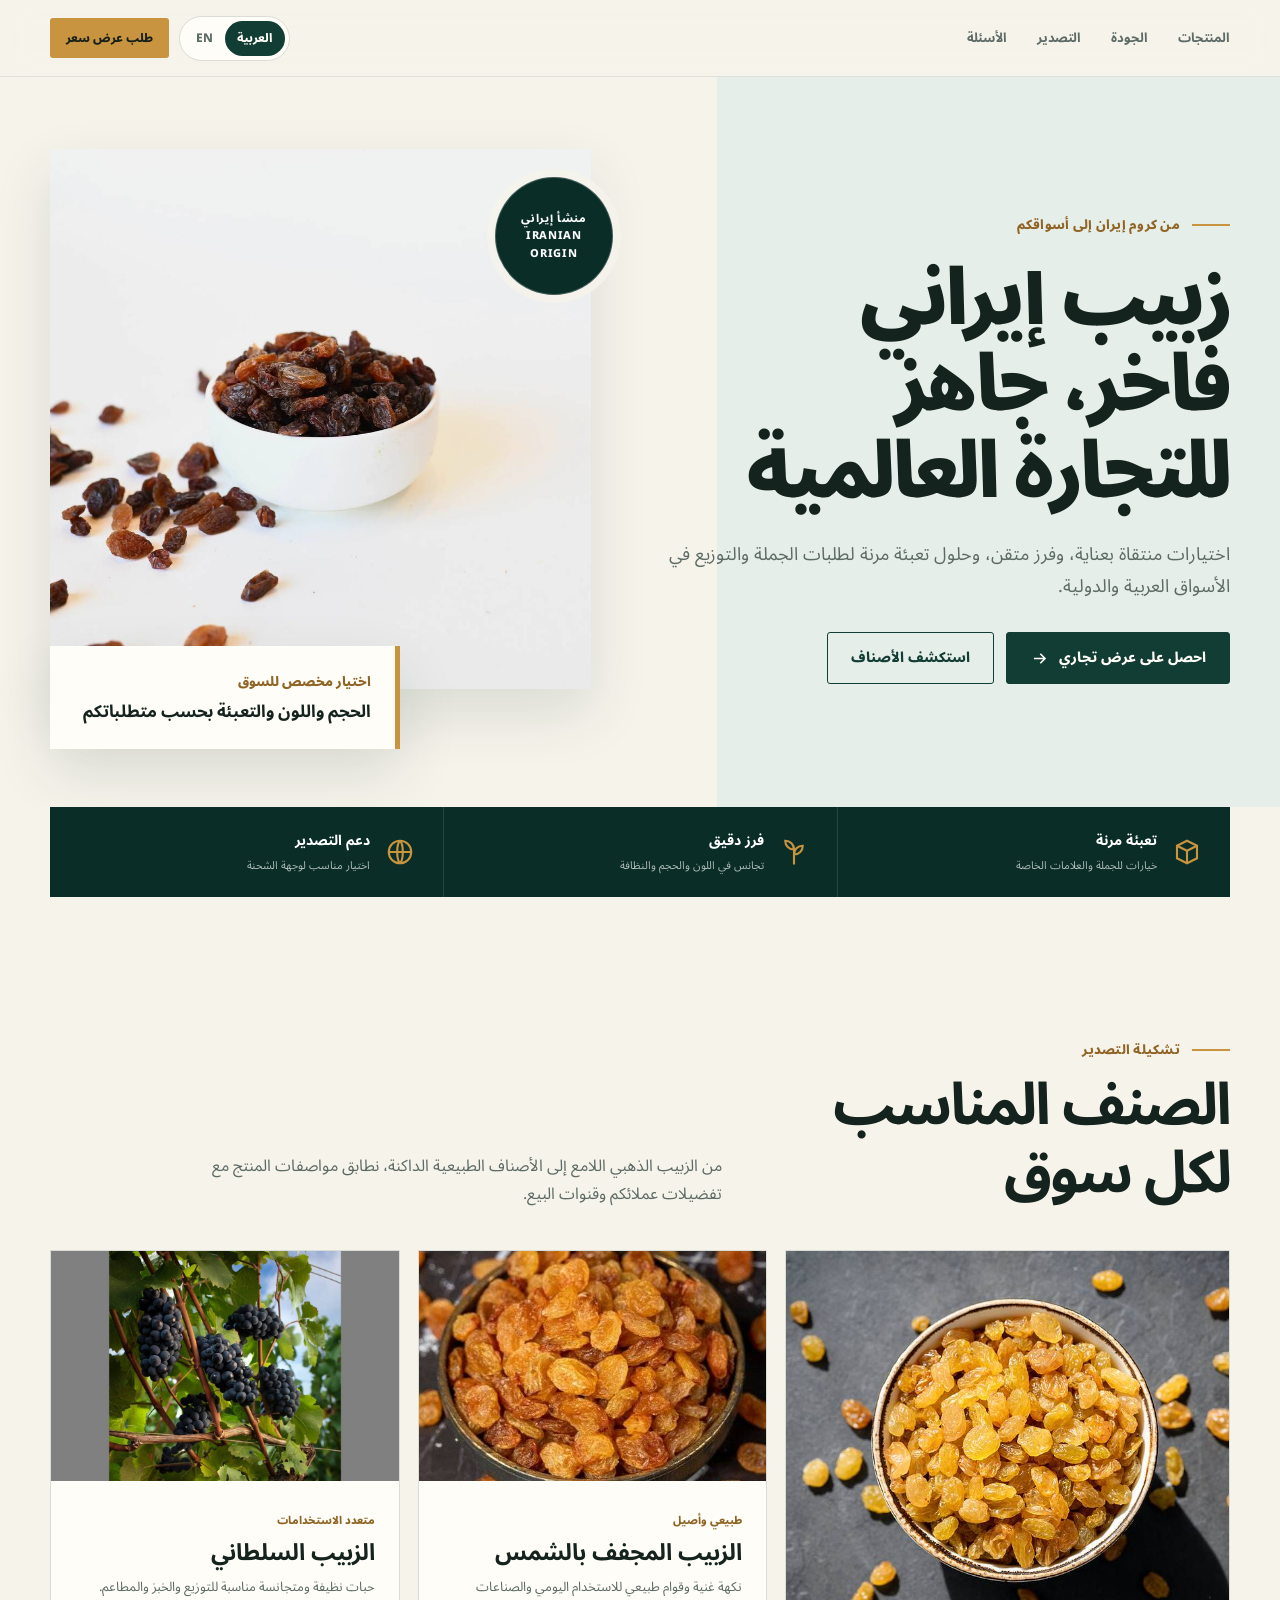
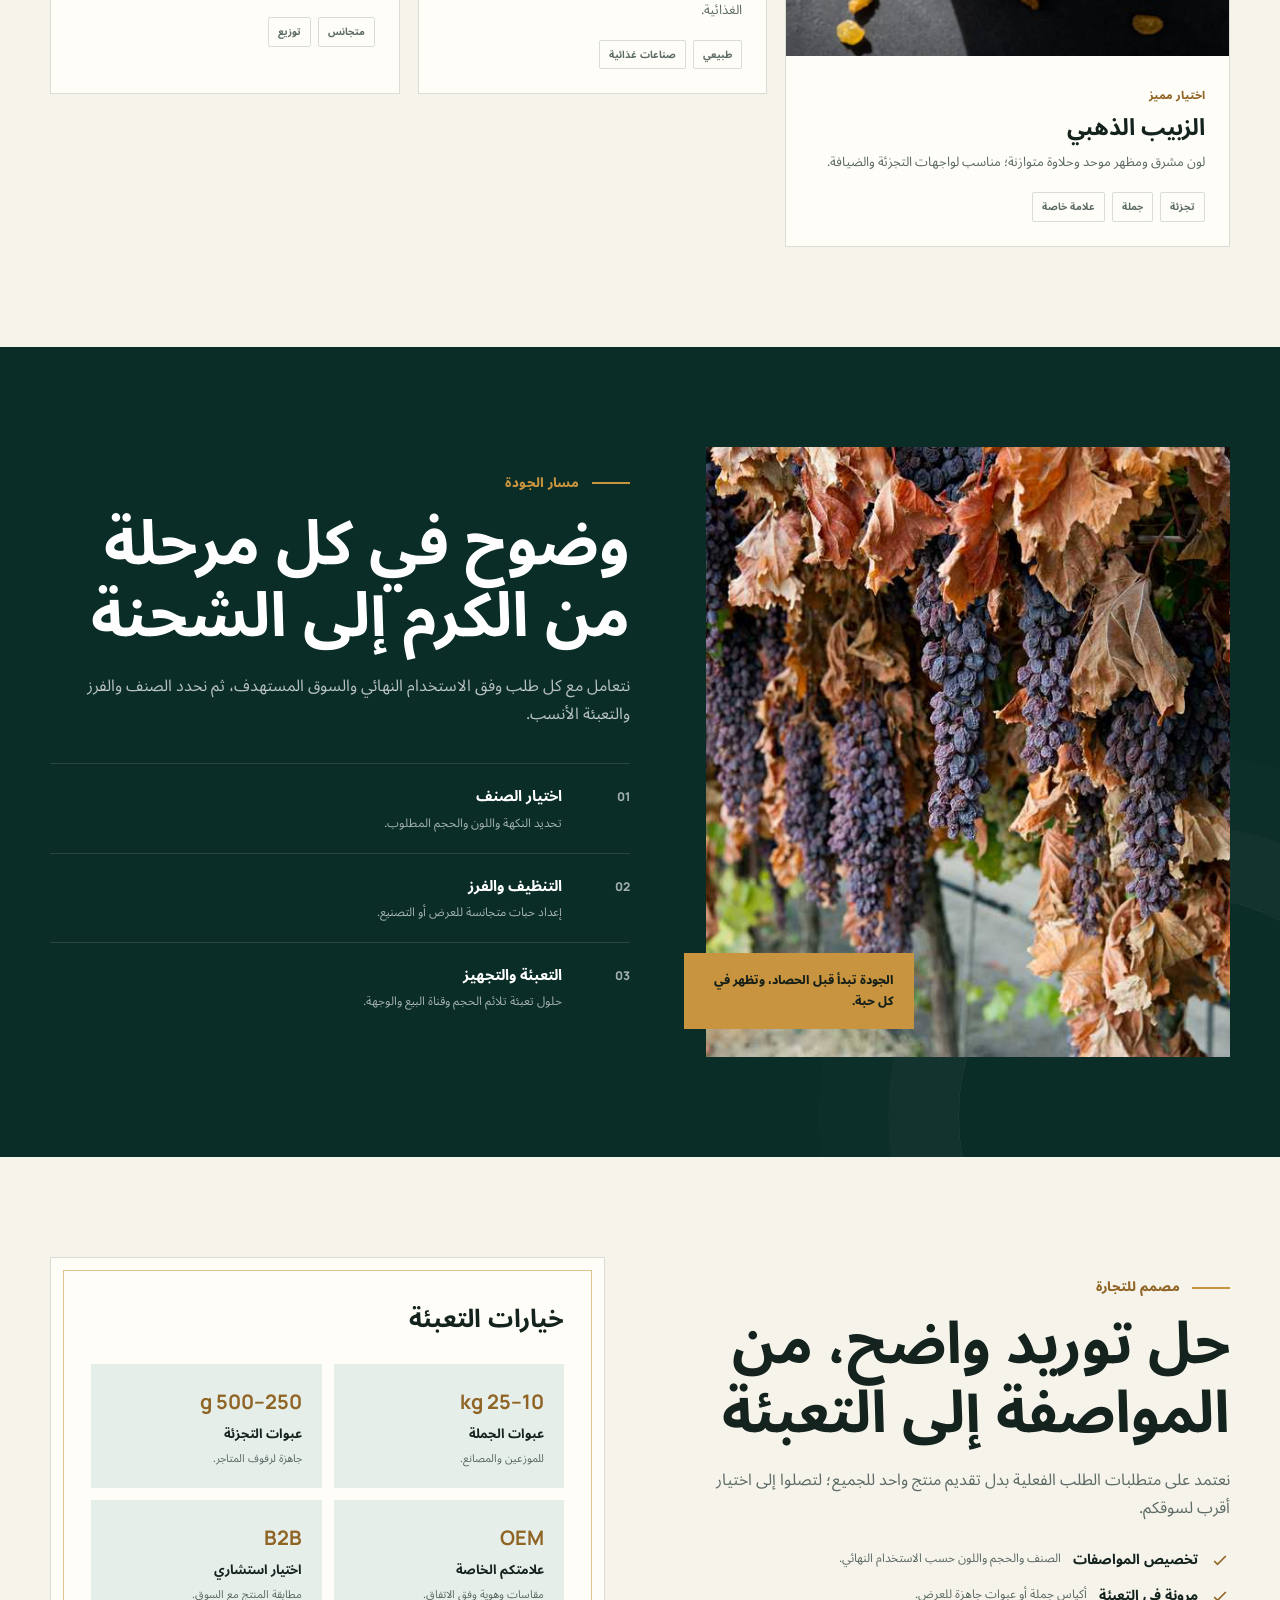
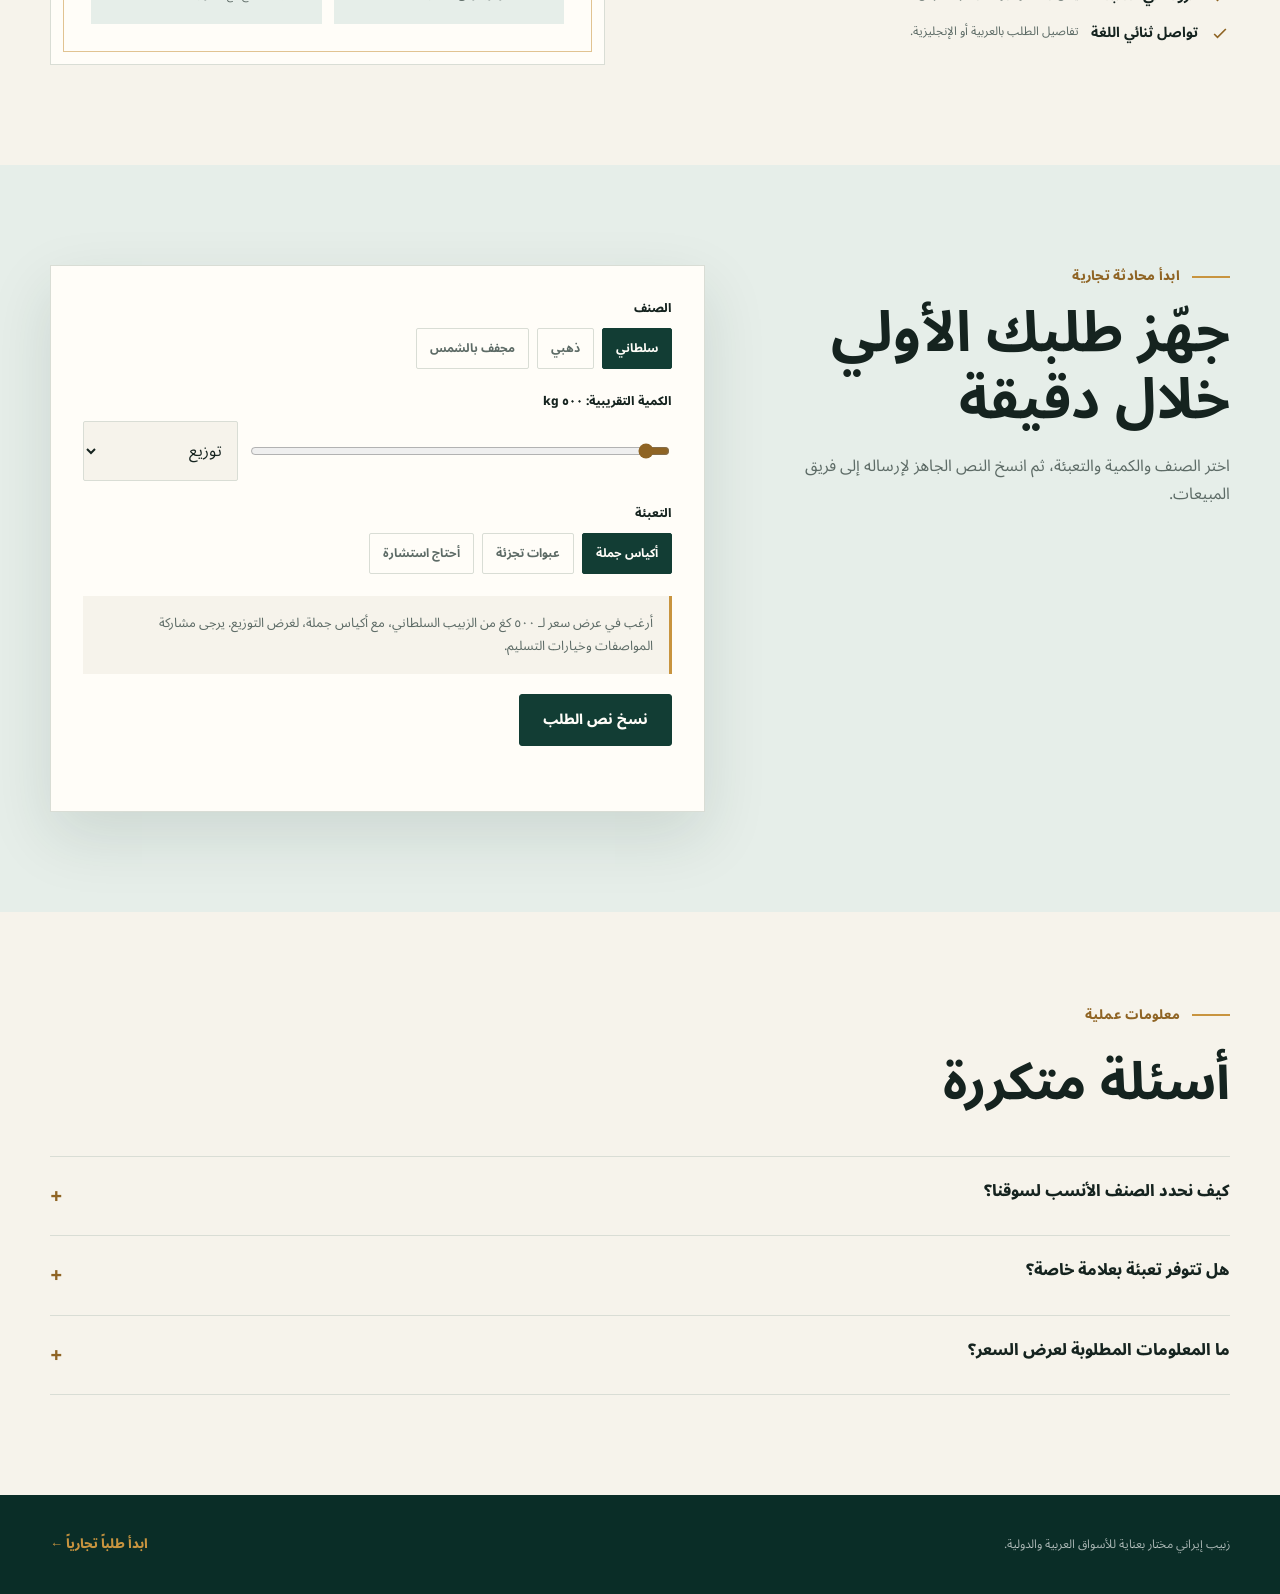
<file: demos/keshmesh/index.html>
<!doctype html>
<html lang="ar" dir="rtl">
<head>
<meta charset="utf-8">
<meta name="viewport" content="width=device-width,initial-scale=1,viewport-fit=cover">
<meta name="color-scheme" content="light dark">
<meta name="theme-color" content="#123d34">
<link rel="icon" href="data:,">
<title>زبيب إيراني فاخر للتجارة والتصدير</title>
<link rel="preconnect" href="https://fonts.googleapis.com">
<link rel="preconnect" href="https://fonts.gstatic.com" crossorigin>
<link href="https://fonts.googleapis.com/css2?family=Manrope:wght@400;500;600;700;800&family=Noto+Sans+Arabic:wght@400;500;600;700;800;900&display=swap" rel="stylesheet">
<style>
:root{color-scheme:light dark;--forest:#123d34;--forest-2:#0a2d27;--forest-soft:#e6eee9;--gold:#c8943f;--gold-dark:#8f6424;--paper:#f6f3eb;--surface:#fffdf8;--ink:#15231f;--muted:#5d6b66;--line:#d9ddd5;--white:#fff;--shadow:0 24px 60px rgba(19,50,42,.12);--display:"Noto Sans Arabic",sans-serif;--body:"Noto Sans Arabic",sans-serif}
html[lang="en"]{--display:"Manrope",sans-serif;--body:"Manrope",sans-serif}
@media(prefers-color-scheme:dark){:root{--forest:#79b3a3;--forest-2:#071b17;--forest-soft:#172b25;--gold:#d7aa5c;--gold-dark:#edc77f;--paper:#0e1714;--surface:#15231f;--ink:#edf4f0;--muted:#afbeb8;--line:#2b423a;--white:#f7fbf8;--shadow:0 24px 60px rgba(0,0,0,.3)}}
*{box-sizing:border-box}html{scroll-behavior:smooth;scroll-padding-top:88px}body{margin:0;background:var(--paper);color:var(--ink);font-family:var(--body);line-height:1.75;overflow-x:hidden}img{display:block;width:100%}a{color:inherit;text-decoration:none}button,input,select{font:inherit}button{cursor:pointer}.wrap{width:min(1180px,calc(100% - 40px));margin-inline:auto}.topbar{position:sticky;top:0;z-index:40;background:color-mix(in srgb,var(--paper) 92%,transparent);border-bottom:1px solid color-mix(in srgb,var(--line) 80%,transparent);backdrop-filter:blur(14px)}.nav{min-height:76px;display:flex;align-items:center;justify-content:space-between;gap:24px}.nav-links{display:flex;align-items:center;gap:30px;font-size:13px;font-weight:700;color:var(--muted)}.nav-links a:hover{color:var(--forest)}.nav-tools{display:flex;align-items:center;gap:10px}.language{display:inline-flex;align-items:center;border:1px solid var(--line);background:var(--surface);padding:4px;border-radius:999px}.language button{border:0;background:transparent;color:var(--muted);padding:7px 12px;border-radius:999px;font-size:12px;font-weight:800}.language button.active{background:var(--forest);color:var(--surface)}.nav-cta{display:inline-flex;align-items:center;justify-content:center;background:var(--gold);color:#172018;padding:9px 16px;border-radius:3px;font-size:12px;font-weight:800;min-height:40px}.hero{position:relative;overflow:hidden;padding:72px 0 58px}.hero:before{content:"";position:absolute;inset:0 0 auto;width:44%;height:100%;background:var(--forest-soft);z-index:-1}.hero-grid{display:grid;grid-template-columns:1.02fr .98fr;gap:76px;align-items:center}.hero-copy{padding-block:28px}.kicker{display:flex;align-items:center;gap:12px;color:var(--gold-dark);font-weight:800;font-size:13px;letter-spacing:.02em}.kicker:before{content:"";width:38px;height:2px;background:var(--gold)}h1,h2,h3{font-family:var(--display);text-wrap:balance}h1{font-size:clamp(46px,6vw,78px);line-height:1.13;letter-spacing:-.045em;margin:20px 0 22px;font-weight:900;max-width:720px}.hero-copy>p{color:var(--muted);font-size:18px;max-width:640px;margin:0 0 30px}.hero-actions{display:flex;flex-wrap:wrap;gap:12px}.btn{border:1px solid var(--forest);background:var(--forest);color:var(--surface);min-height:52px;padding:12px 23px;border-radius:3px;display:inline-flex;align-items:center;justify-content:center;gap:10px;font-weight:800;font-size:14px}.btn svg{width:19px;height:19px}.btn-outline{background:transparent;color:var(--forest)}.hero-media{position:relative;min-height:600px}.hero-img{position:absolute;inset:0 0 60px 34px;height:540px;object-fit:cover;border-radius:2px;box-shadow:var(--shadow)}.origin-seal{position:absolute;top:28px;inset-inline-start:-22px;background:var(--forest-2);color:#fff;width:118px;height:118px;border-radius:50%;display:grid;place-content:center;text-align:center;border:1px solid #ffffff38;box-shadow:0 0 0 8px color-mix(in srgb,var(--paper) 90%,transparent);font-size:11px;font-weight:800;line-height:1.55;letter-spacing:.06em}.hero-panel{position:absolute;inset-inline-end:0;bottom:0;width:min(350px,78%);background:var(--surface);border-inline-start:5px solid var(--gold);padding:21px 24px;box-shadow:var(--shadow)}.hero-panel small{color:var(--gold-dark);font-weight:800}.hero-panel strong{display:block;font-size:17px;margin-top:3px}.trust{padding:0 0 42px}.trust-row{display:grid;grid-template-columns:repeat(3,1fr);background:var(--forest-2);color:#fff}.trust-item{padding:22px 28px;display:flex;align-items:center;gap:15px;border-inline-end:1px solid #ffffff1e}.trust-item:last-child{border:0}.trust svg{width:30px;height:30px;color:var(--gold);flex:0 0 auto}.trust strong{display:block;font-size:14px}.trust span{display:block;color:#ffffffa9;font-size:11px;margin-top:2px}section{padding:100px 0}.section-head{display:grid;grid-template-columns:.8fr 1.2fr;gap:60px;align-items:end;margin-bottom:42px}.section-head h2{font-size:clamp(34px,4.6vw,58px);line-height:1.18;letter-spacing:-.035em;margin:10px 0 0}.section-head p{color:var(--muted);max-width:570px;margin:0;font-size:16px}.product-grid{display:grid;grid-template-columns:1.12fr .88fr .88fr;gap:18px}.product-card{background:var(--surface);border:1px solid var(--line);overflow:hidden;display:flex;flex-direction:column}.product-card:first-child{grid-row:span 2}.product-card img{height:230px;object-fit:cover}.product-card:first-child img{height:405px}.product-body{padding:24px;flex:1}.product-eyebrow{color:var(--gold-dark);font-size:11px;font-weight:800}.product-card h3{font-size:23px;line-height:1.3;margin:5px 0 8px}.product-card p{font-size:13px;color:var(--muted);margin:0}.specs{display:flex;flex-wrap:wrap;gap:7px;margin-top:18px}.specs span{border:1px solid var(--line);padding:5px 9px;border-radius:2px;font-size:10px;font-weight:700;color:var(--muted)}.quality{background:var(--forest-2);color:#fff;position:relative;overflow:hidden}.quality:after{content:"";position:absolute;inset:auto -120px -180px auto;width:440px;height:440px;border:1px solid #ffffff12;border-radius:50%;box-shadow:0 0 0 70px #ffffff05,0 0 0 140px #ffffff03}.quality-grid{display:grid;grid-template-columns:.95fr 1.05fr;gap:76px;align-items:center;position:relative;z-index:1}.quality-media{position:relative}.quality-media img{height:610px;object-fit:cover}.quality-caption{position:absolute;inset-inline-end:-22px;bottom:28px;background:var(--gold);color:#162018;padding:17px 20px;max-width:230px;font-size:12px;font-weight:800}.quality-copy .kicker{color:var(--gold)}.quality-copy h2{font-size:clamp(38px,4.8vw,62px);line-height:1.17;margin:14px 0 20px}.quality-copy>p{color:#ffffffb4;max-width:580px}.steps{margin-top:35px}.step{display:grid;grid-template-columns:52px 1fr;gap:16px;padding:19px 0;border-top:1px solid #ffffff20}.step-number{font-family:"Manrope",sans-serif;color:var(--gold);font-weight:800;font-size:18px}.step strong{display:block;font-size:15px}.step span{display:block;color:#ffffff9e;font-size:12px;margin-top:3px}.trade-grid{display:grid;grid-template-columns:1fr 1fr;gap:70px;align-items:center}.trade-copy h2{font-size:clamp(36px,4.7vw,58px);line-height:1.18;margin:12px 0 18px}.trade-copy>p{color:var(--muted);max-width:540px}.trade-list{margin-top:26px;display:grid;gap:12px}.trade-list div{display:flex;gap:12px;align-items:flex-start}.trade-list svg{width:20px;height:20px;color:var(--gold-dark);flex:0 0 auto;margin-top:3px}.trade-list strong{font-size:14px}.trade-list span{display:block;color:var(--muted);font-size:12px}.packaging{position:relative;background:var(--surface);border:1px solid var(--line);padding:40px}.packaging:before{content:"";position:absolute;inset:12px;border:1px solid color-mix(in srgb,var(--gold) 55%,transparent);pointer-events:none}.packaging h3{font-size:25px;margin:0 0 23px;position:relative}.pack-grid{position:relative;display:grid;grid-template-columns:repeat(2,1fr);gap:12px}.pack{background:var(--forest-soft);padding:20px;min-height:124px}.pack b{display:block;font-family:"Manrope",sans-serif;color:var(--gold-dark);font-size:20px}.pack strong{display:block;font-size:13px;margin-top:4px}.pack span{display:block;color:var(--muted);font-size:11px;margin-top:3px}.inquiry{background:var(--forest-soft)}.inquiry-grid{display:grid;grid-template-columns:.82fr 1.18fr;gap:70px;align-items:start}.inquiry-copy h2{font-size:clamp(36px,4.5vw,56px);line-height:1.2;margin:12px 0 18px}.inquiry-copy p{color:var(--muted)}.inquiry-card{background:var(--surface);border:1px solid var(--line);padding:32px;box-shadow:var(--shadow)}.field{margin-bottom:22px}.field-label{display:block;font-size:12px;font-weight:800;margin-bottom:9px}.choices{display:flex;flex-wrap:wrap;gap:8px}.choice{border:1px solid var(--line);background:transparent;color:var(--muted);padding:9px 13px;border-radius:2px;font-size:12px;font-weight:700}.choice.active{border-color:var(--forest);background:var(--forest);color:var(--surface)}.range-row{display:grid;grid-template-columns:1fr 155px;gap:14px;align-items:center}.range-row input{width:100%;accent-color:var(--gold-dark)}.range-row select{width:100%;border:1px solid var(--line);background:var(--paper);color:var(--ink);padding:11px;border-radius:2px}.preview{background:var(--paper);border-inline-start:3px solid var(--gold);padding:16px;color:var(--muted);font-size:13px;margin:20px 0}.copy-status{min-height:25px;color:var(--gold-dark);font-size:12px;font-weight:800;margin-top:8px}.faq{padding-top:92px}.faq-head{margin-bottom:28px}.faq-head h2{font-size:clamp(34px,4.2vw,52px);margin:10px 0 0}.faq-list{border-top:1px solid var(--line)}details{border-bottom:1px solid var(--line);padding:20px 0}summary{list-style:none;cursor:pointer;font-weight:800;display:flex;justify-content:space-between;gap:20px}summary::-webkit-details-marker{display:none}summary:after{content:"+";font-family:"Manrope",sans-serif;color:var(--gold-dark);font-size:22px}details[open] summary:after{content:"−"}details p{color:var(--muted);max-width:850px;margin:12px 0 0;font-size:14px}footer{background:var(--forest-2);color:#fff;padding:38px 0}.footer-row{display:flex;justify-content:space-between;align-items:center;gap:20px}.footer-row p{margin:0;color:#ffffffa2;font-size:12px}.footer-link{color:var(--gold);font-weight:800;font-size:13px}
@media(max-width:920px){.nav-links{display:none}.hero-grid,.quality-grid,.trade-grid,.inquiry-grid{grid-template-columns:1fr;gap:42px}.hero{padding-top:50px}.hero:before{width:100%;height:41%}.hero-copy{padding-bottom:0}.hero-media{min-height:530px}.hero-img{height:480px}.product-grid{grid-template-columns:1fr 1fr}.product-card:first-child{grid-column:span 2;grid-row:auto}.product-card:first-child img{height:430px}.section-head{grid-template-columns:1fr;gap:18px}.quality-media{order:2}.quality-media img{height:520px}.trade-grid{gap:45px}}
@media(max-width:620px){.wrap{width:min(100% - 28px,1180px)}.nav{min-height:68px}.nav-cta{display:none}.hero{padding:38px 0 42px}.hero-copy{padding-top:12px}h1{font-size:43px;letter-spacing:-.035em}.hero-copy>p{font-size:15px}.hero-actions .btn{flex:1;padding-inline:12px}.hero-media{min-height:430px}.hero-img{height:390px;inset:0 0 40px 14px}.origin-seal{width:92px;height:92px;font-size:9px;inset-inline-start:-8px}.hero-panel{padding:15px 17px;width:82%}.hero-panel strong{font-size:14px}.trust{padding-bottom:12px}.trust-row{grid-template-columns:1fr}.trust-item{border-inline-end:0;border-bottom:1px solid #ffffff1e;padding:17px 20px}.trust-item:last-child{border-bottom:0}section{padding:72px 0}.section-head{margin-bottom:28px}.product-grid{grid-template-columns:1fr}.product-card:first-child{grid-column:auto}.product-card img,.product-card:first-child img{height:295px}.quality-grid{gap:30px}.quality-media img{height:410px}.quality-caption{inset-inline-end:-6px}.packaging{padding:31px 26px}.pack-grid{grid-template-columns:1fr}.inquiry-card{padding:22px}.range-row{grid-template-columns:1fr}.footer-row{align-items:flex-start;flex-direction:column}}
@media(prefers-reduced-motion:reduce){html{scroll-behavior:auto}*{transition:none!important}}
</style>
</head>
<body>
<header class="topbar">
  <div class="wrap nav">
    <nav class="nav-links" aria-label="التنقل الرئيسي">
      <a href="#products" data-i18n="navProducts">المنتجات</a>
      <a href="#quality" data-i18n="navQuality">الجودة</a>
      <a href="#trade" data-i18n="navTrade">التصدير</a>
      <a href="#faq" data-i18n="navFaq">الأسئلة</a>
    </nav>
    <div class="nav-tools">
      <div class="language" role="group" aria-label="اختيار اللغة">
        <button type="button" class="active" data-lang="ar">العربية</button>
        <button type="button" data-lang="en">EN</button>
      </div>
      <a class="nav-cta" href="#inquiry" data-i18n="navCta">طلب عرض سعر</a>
    </div>
  </div>
</header>
<main>
<section class="hero">
  <div class="wrap hero-grid">
    <div class="hero-copy">
      <div class="kicker" data-i18n="heroKicker">من كروم إيران إلى أسواقكم</div>
      <h1 data-i18n="heroTitle">زبيب إيراني فاخر، جاهز للتجارة العالمية</h1>
      <p data-i18n="heroText">اختيارات منتقاة بعناية، وفرز متقن، وحلول تعبئة مرنة لطلبات الجملة والتوزيع في الأسواق العربية والدولية.</p>
      <div class="hero-actions">
        <a class="btn" href="#inquiry"><span data-i18n="heroPrimary">احصل على عرض تجاري</span><svg viewBox="0 0 24 24" fill="none" stroke="currentColor" stroke-width="2" aria-hidden="true"><path d="M5 12h14M13 6l6 6-6 6"/></svg></a>
        <a class="btn btn-outline" href="#products" data-i18n="heroSecondary">استكشف الأصناف</a>
      </div>
    </div>
    <div class="hero-media">
      <img class="hero-img" src="images/img1.jpg" alt="وعاء من الزبيب الإيراني المختار" data-alt-index="0">
      <div class="origin-seal"><span data-i18n="seal">منشأ إيراني<br>IRANIAN<br>ORIGIN</span></div>
      <div class="hero-panel"><small data-i18n="heroPanelLabel">اختيار مخصص للسوق</small><strong data-i18n="heroPanelTitle">الحجم واللون والتعبئة بحسب متطلباتكم</strong></div>
    </div>
  </div>
</section>
<div class="trust wrap" aria-label="مزايا التوريد" id="trustBenefits">
  <div class="trust-row">
    <div class="trust-item"><svg viewBox="0 0 24 24" fill="none" stroke="currentColor" stroke-width="1.7" aria-hidden="true"><path d="m4 7 8-4 8 4v10l-8 4-8-4Z"/><path d="m4 7 8 4 8-4M12 11v10"/></svg><div><strong data-i18n="trust1Title">تعبئة مرنة</strong><span data-i18n="trust1Text">خيارات للجملة والعلامات الخاصة</span></div></div>
    <div class="trust-item"><svg viewBox="0 0 24 24" fill="none" stroke="currentColor" stroke-width="1.7" aria-hidden="true"><path d="M12 22V10M12 10C8 10 5 7 5 3c4 0 7 3 7 7ZM12 14c4 0 7-3 7-7-4 0-7 3-7 7Z"/></svg><div><strong data-i18n="trust2Title">فرز دقيق</strong><span data-i18n="trust2Text">تجانس في اللون والحجم والنظافة</span></div></div>
    <div class="trust-item"><svg viewBox="0 0 24 24" fill="none" stroke="currentColor" stroke-width="1.7" aria-hidden="true"><circle cx="12" cy="12" r="9"/><path d="M3 12h18M12 3c3 3 3 15 0 18M12 3c-3 3-3 15 0 18"/></svg><div><strong data-i18n="trust3Title">دعم التصدير</strong><span data-i18n="trust3Text">اختيار مناسب لوجهة الشحنة</span></div></div>
  </div>
</div>
<section id="products">
  <div class="wrap">
    <div class="section-head"><div><div class="kicker" data-i18n="productsKicker">تشكيلة التصدير</div><h2 data-i18n="productsTitle">الصنف المناسب لكل سوق</h2></div><p data-i18n="productsText">من الزبيب الذهبي اللامع إلى الأصناف الطبيعية الداكنة، نطابق مواصفات المنتج مع تفضيلات عملائكم وقنوات البيع.</p></div>
    <div class="product-grid">
      <article class="product-card"><img src="images/img2.jpg" alt="زبيب ذهبي في وعاء" data-alt-index="1"><div class="product-body"><span class="product-eyebrow" data-i18n="p1Eyebrow">اختيار مميز</span><h3 data-i18n="p1Title">الزبيب الذهبي</h3><p data-i18n="p1Text">لون مشرق ومظهر موحد وحلاوة متوازنة؛ مناسب لواجهات التجزئة والضيافة.</p><div class="specs"><span data-i18n="tagRetail">تجزئة</span><span data-i18n="tagBulk">جملة</span><span data-i18n="tagPrivate">علامة خاصة</span></div></div></article>
      <article class="product-card"><img src="images/img3.jpg" alt="زبيب طبيعي داكن" data-alt-index="2"><div class="product-body"><span class="product-eyebrow" data-i18n="p2Eyebrow">طبيعي وأصيل</span><h3 data-i18n="p2Title">الزبيب المجفف بالشمس</h3><p data-i18n="p2Text">نكهة غنية وقوام طبيعي للاستخدام اليومي والصناعات الغذائية.</p><div class="specs"><span data-i18n="tagNatural">طبيعي</span><span data-i18n="tagFood">صناعات غذائية</span></div></div></article>
      <article class="product-card"><img src="images/img4.jpg" alt="عناقيد العنب في الكرم" data-alt-index="3"><div class="product-body"><span class="product-eyebrow" data-i18n="p3Eyebrow">متعدد الاستخدامات</span><h3 data-i18n="p3Title">الزبيب السلطاني</h3><p data-i18n="p3Text">حبات نظيفة ومتجانسة مناسبة للتوزيع والخبز والمطاعم.</p><div class="specs"><span data-i18n="tagUniform">متجانس</span><span data-i18n="tagWholesale">توزيع</span></div></div></article>
    </div>
  </div>
</section>
<section class="quality" id="quality">
  <div class="wrap quality-grid">
    <div class="quality-media"><img src="images/img5.jpg" alt="عناقيد عنب ناضجة في الكرم" data-alt-index="4"><div class="quality-caption" data-i18n="qualityCaption">الجودة تبدأ قبل الحصاد، وتظهر في كل حبة.</div></div>
    <div class="quality-copy"><div class="kicker" data-i18n="qualityKicker">مسار الجودة</div><h2 data-i18n="qualityTitle">وضوح في كل مرحلة من الكرم إلى الشحنة</h2><p data-i18n="qualityText">نتعامل مع كل طلب وفق الاستخدام النهائي والسوق المستهدف، ثم نحدد الصنف والفرز والتعبئة الأنسب.</p><div class="steps">
      <div class="step"><span class="step-number">01</span><div><strong data-i18n="step1Title">اختيار الصنف</strong><span data-i18n="step1Text">تحديد النكهة واللون والحجم المطلوب.</span></div></div>
      <div class="step"><span class="step-number">02</span><div><strong data-i18n="step2Title">التنظيف والفرز</strong><span data-i18n="step2Text">إعداد حبات متجانسة للعرض أو التصنيع.</span></div></div>
      <div class="step"><span class="step-number">03</span><div><strong data-i18n="step3Title">التعبئة والتجهيز</strong><span data-i18n="step3Text">حلول تعبئة تلائم الحجم وقناة البيع والوجهة.</span></div></div>
    </div></div>
  </div>
</section>
<section id="trade">
  <div class="wrap trade-grid">
    <div class="trade-copy"><div class="kicker" data-i18n="tradeKicker">مصمم للتجارة</div><h2 data-i18n="tradeTitle">حل توريد واضح، من المواصفة إلى التعبئة</h2><p data-i18n="tradeText">نعتمد على متطلبات الطلب الفعلية بدل تقديم منتج واحد للجميع؛ لتصلوا إلى اختيار أقرب لسوقكم.</p><div class="trade-list">
      <div><svg viewBox="0 0 24 24" fill="none" stroke="currentColor" stroke-width="2" aria-hidden="true"><path d="m5 12 4 4L19 6"/></svg><div><strong data-i18n="trade1Title">تخصيص المواصفات</strong><span data-i18n="trade1Text">الصنف والحجم واللون حسب الاستخدام النهائي.</span></div></div>
      <div><svg viewBox="0 0 24 24" fill="none" stroke="currentColor" stroke-width="2" aria-hidden="true"><path d="m5 12 4 4L19 6"/></svg><div><strong data-i18n="trade2Title">مرونة في التعبئة</strong><span data-i18n="trade2Text">أكياس جملة أو عبوات جاهزة للعرض.</span></div></div>
      <div><svg viewBox="0 0 24 24" fill="none" stroke="currentColor" stroke-width="2" aria-hidden="true"><path d="m5 12 4 4L19 6"/></svg><div><strong data-i18n="trade3Title">تواصل ثنائي اللغة</strong><span data-i18n="trade3Text">تفاصيل الطلب بالعربية أو الإنجليزية.</span></div></div>
    </div></div>
    <div class="packaging"><h3 data-i18n="packTitle">خيارات التعبئة</h3><div class="pack-grid">
      <div class="pack"><b>10–25 kg</b><strong data-i18n="pack1Title">عبوات الجملة</strong><span data-i18n="pack1Text">للموزعين والمصانع.</span></div>
      <div class="pack"><b>250–500 g</b><strong data-i18n="pack2Title">عبوات التجزئة</strong><span data-i18n="pack2Text">جاهزة لرفوف المتاجر.</span></div>
      <div class="pack"><b>OEM</b><strong data-i18n="pack3Title">علامتكم الخاصة</strong><span data-i18n="pack3Text">مقاسات وهوية وفق الاتفاق.</span></div>
      <div class="pack"><b>B2B</b><strong data-i18n="pack4Title">اختيار استشاري</strong><span data-i18n="pack4Text">مطابقة المنتج مع السوق.</span></div>
    </div></div>
  </div>
</section>
<section class="inquiry" id="inquiry">
  <div class="wrap inquiry-grid">
    <div class="inquiry-copy"><div class="kicker" data-i18n="inquiryKicker">ابدأ محادثة تجارية</div><h2 data-i18n="inquiryTitle">جهّز طلبك الأولي خلال دقيقة</h2><p data-i18n="inquiryText">اختر الصنف والكمية والتعبئة، ثم انسخ النص الجاهز لإرساله إلى فريق المبيعات.</p></div>
    <div class="inquiry-card" aria-label="منشئ طلب تجاري">
      <div class="field"><span class="field-label" data-i18n="fieldProduct">الصنف</span><div class="choices" data-group="product"><button type="button" class="choice active" data-value="sultana" data-i18n="choiceSultana">سلطاني</button><button type="button" class="choice" data-value="golden" data-i18n="choiceGolden">ذهبي</button><button type="button" class="choice" data-value="sun" data-i18n="choiceSun">مجفف بالشمس</button></div></div>
      <div class="field"><label class="field-label" for="amount"><span data-i18n="fieldAmount">الكمية التقريبية</span>: <span id="amountLabel">500 kg</span></label><div class="range-row"><input id="amount" type="range" min="100" max="10000" step="100" value="500"><select id="purpose" aria-label="نوع الطلب"><option value="distribution" data-i18n="purposeDistribution">توزيع</option><option value="retail" data-i18n="purposeRetail">تجزئة</option><option value="food" data-i18n="purposeFood">صناعات غذائية</option></select></div></div>
      <div class="field"><span class="field-label" data-i18n="fieldPack">التعبئة</span><div class="choices" data-group="pack"><button type="button" class="choice active" data-value="bulk" data-i18n="choiceBulk">أكياس جملة</button><button type="button" class="choice" data-value="retailPack" data-i18n="choiceRetail">عبوات تجزئة</button><button type="button" class="choice" data-value="consult" data-i18n="choiceConsult">أحتاج استشارة</button></div></div>
      <div class="preview" id="preview">أرغب في عرض سعر لـ 500 كغ من الزبيب السلطاني، بأكياس جملة، لغرض التوزيع. يرجى مشاركة المواصفات وخيارات التسليم.</div>
      <button class="btn" id="copyBtn" type="button" data-i18n="copyBtn">نسخ نص الطلب</button><div class="copy-status" id="copyStatus" role="status" aria-live="polite"></div>
    </div>
  </div>
</section>
<section class="faq" id="faq">
  <div class="wrap"><div class="faq-head"><div class="kicker" data-i18n="faqKicker">معلومات عملية</div><h2 data-i18n="faqTitle">أسئلة متكررة</h2></div><div class="faq-list">
    <details><summary data-i18n="faq1Q">كيف نحدد الصنف الأنسب لسوقنا؟</summary><p data-i18n="faq1A">شاركنا بلد الوجهة والاستخدام وقناة البيع والتعبئة المطلوبة لنقترح خياراً مناسباً.</p></details>
    <details><summary data-i18n="faq2Q">هل تتوفر تعبئة بعلامة خاصة؟</summary><p data-i18n="faq2A">يمكن دراسة مقاس العبوة والهوية والمعلومات المطبوعة لطلبات الجملة وفق متطلبات المشروع.</p></details>
    <details><summary data-i18n="faq3Q">ما المعلومات المطلوبة لعرض السعر؟</summary><p data-i18n="faq3A">الصنف والكمية وبلد الوجهة ونوع التعبئة والوقت المتوقع للتسليم هي نقطة البداية.</p></details>
  </div></div>
</section>
</main>
<footer><div class="wrap footer-row"><p data-i18n="footerText">زبيب إيراني مختار بعناية للأسواق العربية والدولية.</p><a class="footer-link" href="#inquiry" data-i18n="footerLink">ابدأ طلباً تجارياً ←</a></div></footer>
<script>
(function(){
var translations={
ar:{title:"زبيب إيراني فاخر للتجارة والتصدير",navProducts:"المنتجات",navQuality:"الجودة",navTrade:"التصدير",navFaq:"الأسئلة",navCta:"طلب عرض سعر",heroKicker:"من كروم إيران إلى أسواقكم",heroTitle:"زبيب إيراني فاخر، جاهز للتجارة العالمية",heroText:"اختيارات منتقاة بعناية، وفرز متقن، وحلول تعبئة مرنة لطلبات الجملة والتوزيع في الأسواق العربية والدولية.",heroPrimary:"احصل على عرض تجاري",heroSecondary:"استكشف الأصناف",seal:"منشأ إيراني<br>IRANIAN<br>ORIGIN",heroPanelLabel:"اختيار مخصص للسوق",heroPanelTitle:"الحجم واللون والتعبئة بحسب متطلباتكم",trust1Title:"تعبئة مرنة",trust1Text:"خيارات للجملة والعلامات الخاصة",trust2Title:"فرز دقيق",trust2Text:"تجانس في اللون والحجم والنظافة",trust3Title:"دعم التصدير",trust3Text:"اختيار مناسب لوجهة الشحنة",productsKicker:"تشكيلة التصدير",productsTitle:"الصنف المناسب لكل سوق",productsText:"من الزبيب الذهبي اللامع إلى الأصناف الطبيعية الداكنة، نطابق مواصفات المنتج مع تفضيلات عملائكم وقنوات البيع.",p1Eyebrow:"اختيار مميز",p1Title:"الزبيب الذهبي",p1Text:"لون مشرق ومظهر موحد وحلاوة متوازنة؛ مناسب لواجهات التجزئة والضيافة.",p2Eyebrow:"طبيعي وأصيل",p2Title:"الزبيب المجفف بالشمس",p2Text:"نكهة غنية وقوام طبيعي للاستخدام اليومي والصناعات الغذائية.",p3Eyebrow:"متعدد الاستخدامات",p3Title:"الزبيب السلطاني",p3Text:"حبات نظيفة ومتجانسة مناسبة للتوزيع والخبز والمطاعم.",tagRetail:"تجزئة",tagBulk:"جملة",tagPrivate:"علامة خاصة",tagNatural:"طبيعي",tagFood:"صناعات غذائية",tagUniform:"متجانس",tagWholesale:"توزيع",qualityCaption:"الجودة تبدأ قبل الحصاد، وتظهر في كل حبة.",qualityKicker:"مسار الجودة",qualityTitle:"وضوح في كل مرحلة من الكرم إلى الشحنة",qualityText:"نتعامل مع كل طلب وفق الاستخدام النهائي والسوق المستهدف، ثم نحدد الصنف والفرز والتعبئة الأنسب.",step1Title:"اختيار الصنف",step1Text:"تحديد النكهة واللون والحجم المطلوب.",step2Title:"التنظيف والفرز",step2Text:"إعداد حبات متجانسة للعرض أو التصنيع.",step3Title:"التعبئة والتجهيز",step3Text:"حلول تعبئة تلائم الحجم وقناة البيع والوجهة.",tradeKicker:"مصمم للتجارة",tradeTitle:"حل توريد واضح، من المواصفة إلى التعبئة",tradeText:"نعتمد على متطلبات الطلب الفعلية بدل تقديم منتج واحد للجميع؛ لتصلوا إلى اختيار أقرب لسوقكم.",trade1Title:"تخصيص المواصفات",trade1Text:"الصنف والحجم واللون حسب الاستخدام النهائي.",trade2Title:"مرونة في التعبئة",trade2Text:"أكياس جملة أو عبوات جاهزة للعرض.",trade3Title:"تواصل ثنائي اللغة",trade3Text:"تفاصيل الطلب بالعربية أو الإنجليزية.",packTitle:"خيارات التعبئة",pack1Title:"عبوات الجملة",pack1Text:"للموزعين والمصانع.",pack2Title:"عبوات التجزئة",pack2Text:"جاهزة لرفوف المتاجر.",pack3Title:"علامتكم الخاصة",pack3Text:"مقاسات وهوية وفق الاتفاق.",pack4Title:"اختيار استشاري",pack4Text:"مطابقة المنتج مع السوق.",inquiryKicker:"ابدأ محادثة تجارية",inquiryTitle:"جهّز طلبك الأولي خلال دقيقة",inquiryText:"اختر الصنف والكمية والتعبئة، ثم انسخ النص الجاهز لإرساله إلى فريق المبيعات.",fieldProduct:"الصنف",fieldAmount:"الكمية التقريبية",purposeDistribution:"توزيع",purposeRetail:"تجزئة",purposeFood:"صناعات غذائية",fieldPack:"التعبئة",choiceSultana:"سلطاني",choiceGolden:"ذهبي",choiceSun:"مجفف بالشمس",choiceBulk:"أكياس جملة",choiceRetail:"عبوات تجزئة",choiceConsult:"أحتاج استشارة",copyBtn:"نسخ نص الطلب",copied:"تم نسخ نص الطلب.",copyFail:"حدّد النص وانسخه يدوياً.",faqKicker:"معلومات عملية",faqTitle:"أسئلة متكررة",faq1Q:"كيف نحدد الصنف الأنسب لسوقنا؟",faq1A:"شاركنا بلد الوجهة والاستخدام وقناة البيع والتعبئة المطلوبة لنقترح خياراً مناسباً.",faq2Q:"هل تتوفر تعبئة بعلامة خاصة؟",faq2A:"يمكن دراسة مقاس العبوة والهوية والمعلومات المطبوعة لطلبات الجملة وفق متطلبات المشروع.",faq3Q:"ما المعلومات المطلوبة لعرض السعر؟",faq3A:"الصنف والكمية وبلد الوجهة ونوع التعبئة والوقت المتوقع للتسليم هي نقطة البداية.",footerText:"زبيب إيراني مختار بعناية للأسواق العربية والدولية.",footerLink:"ابدأ طلباً تجارياً ←"},
en:{title:"Premium Iranian Raisins for Global Trade",navProducts:"Products",navQuality:"Quality",navTrade:"Trade",navFaq:"FAQ",navCta:"Request a quote",heroKicker:"From Iranian vineyards to your market",heroTitle:"Premium Iranian raisins, prepared for global trade",heroText:"Carefully selected varieties, precise grading and flexible packing solutions for wholesale and distribution across Arab and international markets.",heroPrimary:"Get a trade quote",heroSecondary:"Explore varieties",seal:"IRANIAN<br>ORIGIN<br>SELECTED",heroPanelLabel:"Selected for your market",heroPanelTitle:"Size, colour and packing shaped around your brief",trust1Title:"Flexible packing",trust1Text:"Wholesale and private-label options",trust2Title:"Precise grading",trust2Text:"Consistency in colour, size and cleanliness",trust3Title:"Export support",trust3Text:"Selection matched to the shipment destination",productsKicker:"Export selection",productsTitle:"The right variety for every market",productsText:"From bright golden raisins to naturally dark varieties, we match the product specification to customer preferences and sales channels.",p1Eyebrow:"Premium selection",p1Title:"Golden Raisins",p1Text:"Bright colour, uniform appearance and balanced sweetness for retail display and hospitality.",p2Eyebrow:"Natural character",p2Title:"Sun-Dried Raisins",p2Text:"Rich flavour and natural texture for everyday use and food manufacturing.",p3Eyebrow:"Versatile choice",p3Title:"Sultana Raisins",p3Text:"Clean, consistent fruit suited to distribution, baking and food service.",tagRetail:"Retail",tagBulk:"Bulk",tagPrivate:"Private label",tagNatural:"Natural",tagFood:"Food industry",tagUniform:"Uniform",tagWholesale:"Distribution",qualityCaption:"Quality begins before harvest and shows in every raisin.",qualityKicker:"Quality pathway",qualityTitle:"Clarity at every step, from vineyard to shipment",qualityText:"Every order is considered through its end use and destination market before we define the right variety, grade and pack.",step1Title:"Variety selection",step1Text:"Define the flavour, colour and size profile.",step2Title:"Cleaning and grading",step2Text:"Prepare consistent fruit for display or production.",step3Title:"Packing and readiness",step3Text:"Packing solutions suited to volume, channel and destination.",tradeKicker:"Built for trade",tradeTitle:"A clear supply solution, from specification to packing",tradeText:"We work from the actual buying brief rather than offering one product to every market, helping you reach a better-fit selection.",trade1Title:"Tailored specification",trade1Text:"Variety, size and colour based on end use.",trade2Title:"Packing flexibility",trade2Text:"Bulk sacks or shelf-ready retail packs.",trade3Title:"Bilingual communication",trade3Text:"Order details in Arabic or English.",packTitle:"Packing options",pack1Title:"Bulk formats",pack1Text:"For distributors and manufacturers.",pack2Title:"Retail formats",pack2Text:"Ready for store shelves.",pack3Title:"Private label",pack3Text:"Sizes and identity by agreement.",pack4Title:"Guided selection",pack4Text:"Match the product to the market.",inquiryKicker:"Start a trade conversation",inquiryTitle:"Build your initial brief in one minute",inquiryText:"Choose a variety, quantity and pack, then copy the prepared text to send to the sales team.",fieldProduct:"Variety",fieldAmount:"Approximate quantity",purposeDistribution:"Distribution",purposeRetail:"Retail",purposeFood:"Food manufacturing",fieldPack:"Packing",choiceSultana:"Sultana",choiceGolden:"Golden",choiceSun:"Sun-dried",choiceBulk:"Bulk sacks",choiceRetail:"Retail packs",choiceConsult:"Need guidance",copyBtn:"Copy inquiry text",copied:"Inquiry text copied.",copyFail:"Select the text and copy it manually.",faqKicker:"Practical information",faqTitle:"Frequently asked questions",faq1Q:"How do we choose the right variety for our market?",faq1A:"Share the destination, use case, sales channel and required pack so a suitable option can be proposed.",faq2Q:"Is private-label packing available?",faq2A:"Pack size, identity and printed information can be reviewed for wholesale orders according to the project brief.",faq3Q:"What information is needed for a quotation?",faq3A:"Variety, quantity, destination country, packing type and expected delivery window are the starting points.",footerText:"Carefully selected Iranian raisins for Arab and international markets.",footerLink:"Start a trade inquiry →"}}
var lang='ar',amount=document.getElementById('amount'),purpose=document.getElementById('purpose'),preview=document.getElementById('preview'),amountLabel=document.getElementById('amountLabel'),status=document.getElementById('copyStatus');
function applyLanguage(next){lang=next;var data=translations[lang];document.documentElement.lang=lang;document.documentElement.dir=lang==='ar'?'rtl':'ltr';document.title=data.title;document.querySelectorAll('[data-i18n]').forEach(function(el){var key=el.getAttribute('data-i18n');if(data[key]!==undefined)el.innerHTML=data[key]});document.querySelectorAll('[data-lang]').forEach(function(btn){btn.classList.toggle('active',btn.getAttribute('data-lang')===lang)});document.querySelector('.nav-links').setAttribute('aria-label',lang==='ar'?'التنقل الرئيسي':'Main navigation');document.querySelector('.language').setAttribute('aria-label',lang==='ar'?'اختيار اللغة':'Choose language');document.querySelector('.inquiry-card').setAttribute('aria-label',lang==='ar'?'منشئ طلب تجاري':'Trade inquiry builder');document.getElementById('trustBenefits').setAttribute('aria-label',lang==='ar'?'مزايا التوريد':'Supply advantages');purpose.setAttribute('aria-label',lang==='ar'?'نوع الطلب':'Order purpose');var imageAlts=lang==='ar'?['وعاء من الزبيب الإيراني المختار','زبيب ذهبي في وعاء','زبيب طبيعي داكن','عناقيد العنب في الكرم','عناقيد عنب ناضجة في الكرم']:['A bowl of selected Iranian raisins','Golden raisins in a bowl','Naturally dark raisins','Grape clusters in a vineyard','Ripe grape clusters in the vineyard'];document.querySelectorAll('[data-alt-index]').forEach(function(img){img.alt=imageAlts[Number(img.getAttribute('data-alt-index'))]});update()}
function activeValue(group){return document.querySelector('[data-group="'+group+'"] .active').getAttribute('data-value')}
function update(){var qty=Number(amount.value).toLocaleString(lang==='ar'?'ar-EG':'en-US'),product=activeValue('product'),pack=activeValue('pack'),use=purpose.value;amountLabel.textContent=qty+' kg';var arProducts={sultana:'الزبيب السلطاني',golden:'الزبيب الذهبي',sun:'الزبيب المجفف بالشمس'},enProducts={sultana:'Sultana raisins',golden:'Golden raisins',sun:'Sun-dried raisins'},arPacks={bulk:'أكياس جملة',retailPack:'عبوات تجزئة',consult:'تعبئة يوصي بها الفريق'},enPacks={bulk:'bulk sacks',retailPack:'retail packs',consult:'a team-recommended pack'},arUses={distribution:'التوزيع',retail:'التجزئة',food:'الصناعات الغذائية'},enUses={distribution:'distribution',retail:'retail',food:'food manufacturing'};preview.textContent=lang==='ar'?'أرغب في عرض سعر لـ '+qty+' كغ من '+arProducts[product]+'، مع '+arPacks[pack]+'، لغرض '+arUses[use]+'. يرجى مشاركة المواصفات وخيارات التسليم.':'I would like a quotation for '+qty+' kg of '+enProducts[product]+', in '+enPacks[pack]+', for '+enUses[use]+'. Please share the specification and delivery options.';status.textContent=''}
document.querySelectorAll('[data-lang]').forEach(function(btn){btn.addEventListener('click',function(){applyLanguage(btn.getAttribute('data-lang'))})});document.querySelectorAll('.choices').forEach(function(group){group.querySelectorAll('.choice').forEach(function(btn){btn.addEventListener('click',function(){group.querySelectorAll('.choice').forEach(function(item){item.classList.remove('active')});btn.classList.add('active');update()})})});amount.addEventListener('input',update);purpose.addEventListener('change',update);document.getElementById('copyBtn').addEventListener('click',function(){var text=preview.textContent;if(navigator.clipboard&&navigator.clipboard.writeText){navigator.clipboard.writeText(text).then(function(){status.textContent=translations[lang].copied},function(){fallback(text)})}else{fallback(text)}});function fallback(text){var t=document.createElement('textarea');t.value=text;t.style.position='fixed';t.style.opacity='0';document.body.appendChild(t);t.select();try{document.execCommand('copy');status.textContent=translations[lang].copied}catch(e){status.textContent=translations[lang].copyFail}document.body.removeChild(t)}
applyLanguage('ar');
})();
</script>
</body>
</html>
</file>
